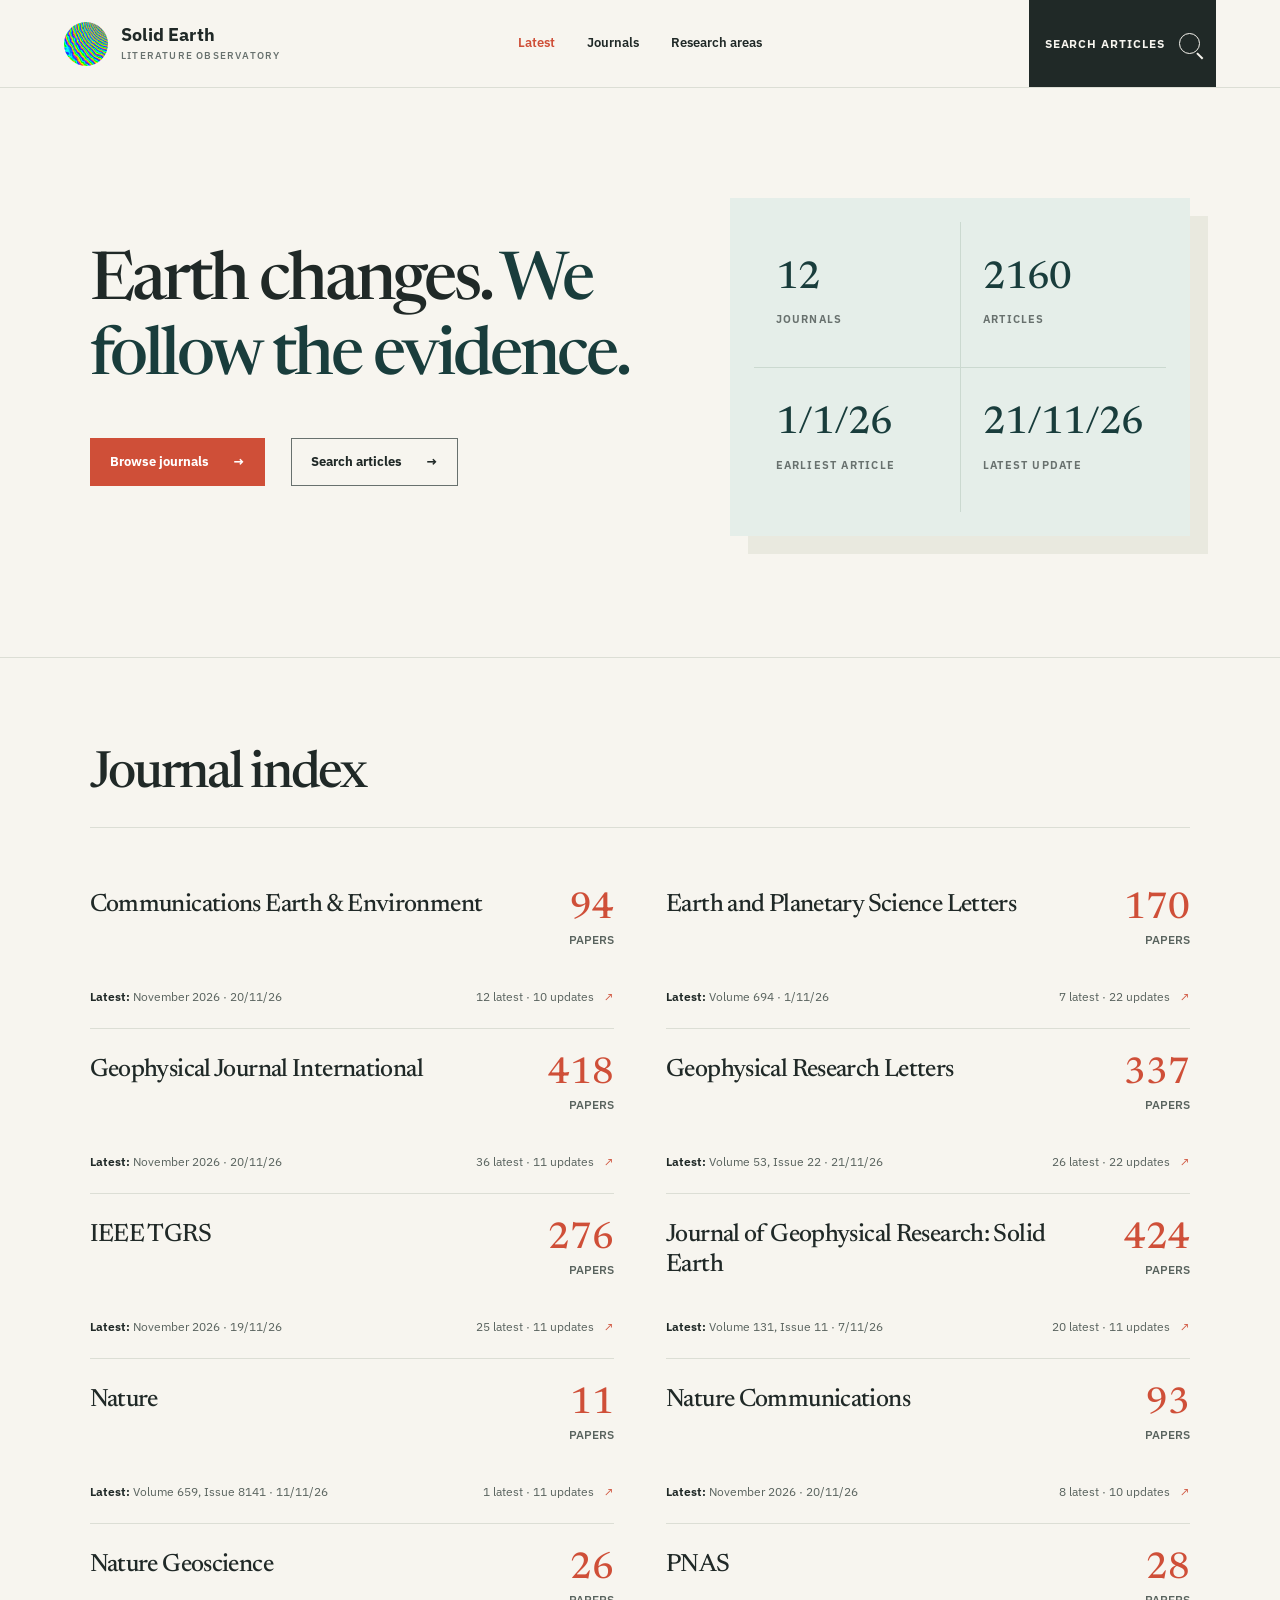
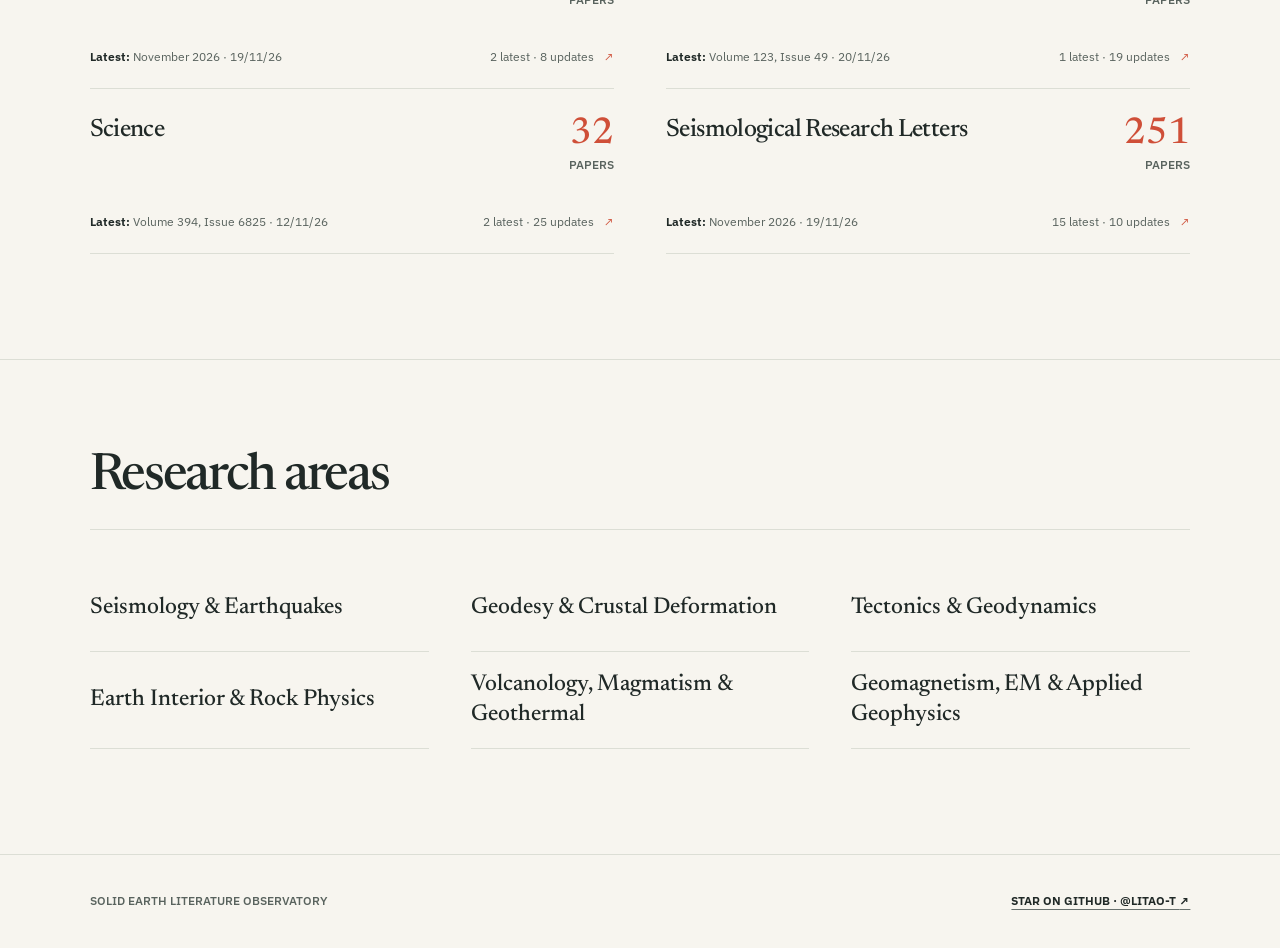
<file: index.html>
<!doctype html>
<html lang="en">
  <head>
    <meta charset="utf-8" />
    <meta name="viewport" content="width=device-width, initial-scale=1" />
    <meta name="description" content="A focused literature monitor for Solid Earth research across leading journals." />
    <title>Solid Earth Literature Observatory</title>
    <link rel="icon" type="image/png" href="assets/favicon.png" />
    <link rel="apple-touch-icon" href="assets/apple-touch-icon.png" />
    <link rel="preconnect" href="https://fonts.googleapis.com" />
    <link rel="preconnect" href="https://fonts.gstatic.com" crossorigin />
    <link href="https://fonts.googleapis.com/css2?family=IBM+Plex+Sans:wght@400;500;600;700&family=Newsreader:opsz,wght@6..72,400;6..72,500;6..72,600&display=swap" rel="stylesheet" />
    <link rel="stylesheet" href="assets/styles.css?v=20261029f" />
  </head>
  <body>
    <a class="skip-link" href="#main-content">Skip to content</a>

    <div class="site-shell">
      <header class="site-header">
        <a class="brand" href="#latest" data-route="#latest" aria-label="Solid Earth Literature Observatory home">
          <img class="brand-mark" src="assets/favicon.png" alt="" width="38" height="38" />
          <span class="brand-copy">
            <strong>Solid Earth</strong>
            <span>Literature Observatory</span>
          </span>
        </a>

        <nav class="primary-nav" aria-label="Primary navigation">
          <a href="#latest" data-route="#latest">Latest</a>
          <a href="#journals" data-route="#journals">Journals</a>
          <a href="#areas" data-route="#areas">Research areas</a>
        </nav>

        <a class="header-search" href="#search" data-route="#search" aria-label="Search articles">
          <span>Search articles</span>
          <i class="search-icon" aria-hidden="true"></i>
        </a>
      </header>

      <main id="main-content" tabindex="-1">
        <section id="home-view" class="view" aria-labelledby="home-title">
          <section class="hero">
            <div class="hero-copy">
              <h1 id="home-title">Earth changes. <span>We follow the evidence.</span></h1>
              <div class="hero-actions">
                <a class="action action-primary" href="#journals" data-route="#journals">Browse journals <span aria-hidden="true">→</span></a>
                <a class="action" href="#search" data-route="#search">Search articles <span aria-hidden="true">→</span></a>
              </div>
            </div>

            <dl class="hero-status" aria-label="Observatory status">
              <div><dt>Journals</dt><dd id="hero-journal-count">—</dd></div>
              <div><dt>Articles</dt><dd id="hero-article-count">—</dd></div>
              <div><dt>Earliest article</dt><dd id="hero-earliest-date">—</dd></div>
              <div><dt>Latest update</dt><dd id="hero-latest-date">—</dd></div>
            </dl>
          </section>

          <section id="journal-index" class="journal-section" aria-labelledby="journal-index-title">
            <div class="index-heading">
              <h2 id="journal-index-title">Journal index</h2>
            </div>
            <div id="journal-directory" class="journal-directory"></div>
          </section>

          <section id="research-areas" class="areas-section" aria-labelledby="areas-title">
            <div class="index-heading">
              <h2 id="areas-title">Research areas</h2>
            </div>
            <div id="home-area-grid" class="home-area-grid"></div>
          </section>
        </section>

        <section id="search-view" class="view search-view" aria-labelledby="search-title" hidden>
          <header class="view-header search-header">
            <div>
              <p class="overline">Article search / complete index</p>
              <h1 id="search-title">Find the research you need</h1>
            </div>
            <p>Search titles, authors, methods, regions, journals and Key Points.</p>
          </header>

          <div class="search-controls" aria-label="Article search controls">
            <label class="search-field" for="search-input">
              <span>Keyword</span>
              <span class="search-input-wrap">
                <i class="search-icon" aria-hidden="true"></i>
                <input id="search-input" type="search" autocomplete="off" placeholder="Try “slow earthquakes”, “InSAR”, or “Tibet”" />
              </span>
            </label>

            <div class="area-filter-block">
              <div class="filter-heading">
                <div><strong>Research areas</strong><span>Matches every selected area</span></div>
                <button id="search-reset" class="text-button" type="button">Reset search</button>
              </div>
              <div id="search-area-filters" class="area-filters" aria-label="Research area filters"></div>
            </div>
          </div>

          <section class="date-filter" aria-labelledby="date-filter-title">
            <div class="date-filter-heading">
              <div>
                <strong id="date-filter-title">Publication window</strong>
                <span id="date-filter-help">Drag either handle to select an inclusive article date range.</span>
              </div>
              <div class="date-filter-values">
                <label class="visually-hidden" for="search-date-from-input">Start date</label>
                <input id="search-date-from-input" type="date" aria-label="Start date" />
                <span aria-hidden="true">—</span>
                <label class="visually-hidden" for="search-date-to-input">End date</label>
                <input id="search-date-to-input" type="date" aria-label="End date" />
              </div>
            </div>
            <div id="date-range-control" class="date-range-control">
              <div class="date-range-track" aria-hidden="true"><span></span></div>
              <label class="visually-hidden" for="search-date-from">Start date</label>
              <input id="search-date-from" type="range" min="0" max="1" value="0" step="1" aria-describedby="date-filter-help" />
              <label class="visually-hidden" for="search-date-to">End date</label>
              <input id="search-date-to" type="range" min="0" max="1" value="1" step="1" aria-describedby="date-filter-help" />
            </div>
            <div id="date-range-ticks" class="date-range-ticks" aria-hidden="true"></div>
          </section>

          <div class="results-toolbar">
            <p id="search-summary" aria-live="polite"></p>
            <span>Newest first</span>
          </div>

          <div class="key-points-legend" role="note" aria-label="Key Points source legend">
            <strong>Key Points</strong>
            <span class="legend-item"><i class="legend-dot publisher" aria-hidden="true"></i>Publisher-provided · GRL and JGR: Solid Earth</span>
            <span class="legend-item"><i class="legend-dot ai" aria-hidden="true"></i>AI-generated from abstracts · other indexed articles</span>
          </div>

          <div id="search-results" class="article-list"></div>
          <div class="load-more-wrap">
            <button id="load-more" class="action" type="button" hidden>Load 24 more <span aria-hidden="true">↓</span></button>
          </div>
        </section>

        <section id="detail-view" class="view detail-view" aria-labelledby="detail-title" hidden>
          <header class="view-header detail-header">
            <div>
              <a id="detail-back" class="back-link" href="#journals" data-route="#journals">← All journals</a>
              <p id="detail-kicker" class="overline">Journal / latest batch</p>
              <h1 id="detail-title"></h1>
              <p id="detail-meta" class="detail-meta"></p>
            </div>
            <a id="detail-source" class="action" target="_blank" rel="noreferrer" hidden>Open issue page <span aria-hidden="true">↗</span></a>
          </header>

          <div class="detail-filter-panel">
            <div class="filter-heading">
              <div><strong>Filter this update</strong><span id="detail-filter-summary"></span></div>
              <button id="detail-clear-areas" class="text-button" type="button">Clear areas</button>
            </div>
            <div id="detail-area-filters" class="area-filters" aria-label="Research area filters for this update"></div>
          </div>

          <p id="detail-source-note" class="source-note"></p>
          <div id="detail-articles" class="article-list"></div>

          <section class="archive-section" aria-labelledby="archive-title">
            <div class="section-heading">
              <div><p class="overline">Journal archive</p><h2 id="archive-title">Recorded updates</h2></div>
              <p id="archive-summary" class="section-summary"></p>
            </div>
            <div id="archive-list" class="archive-list"></div>
          </section>
        </section>

        <section id="missing-view" class="view missing-view" aria-labelledby="missing-title" hidden>
          <p class="overline">Route not found</p>
          <h1 id="missing-title">This signal is outside the recorded range.</h1>
          <p>Return to the journal index or search the complete article collection.</p>
          <div class="hero-actions">
            <a class="action action-primary" href="#journals" data-route="#journals">Browse journals</a>
            <a class="action" href="#search" data-route="#search">Search articles</a>
          </div>
        </section>
      </main>

      <footer class="site-footer">
        <span>Solid Earth Literature Observatory</span>
        <a href="https://github.com/litao-t/article_monitor" target="_blank" rel="noreferrer">Star on GitHub · @litao-t <span aria-hidden="true">↗</span></a>
      </footer>
    </div>

    <dialog id="abstract-dialog" class="abstract-dialog" aria-labelledby="abstract-heading">
      <header class="abstract-dialog-header">
        <h2 id="abstract-heading">Abstract</h2>
        <button id="abstract-close" class="abstract-close" type="button" aria-label="Close abstract" autofocus>×</button>
      </header>
      <div class="abstract-dialog-content" tabindex="0" role="region" aria-labelledby="abstract-title">
        <h3 id="abstract-title"></h3>
        <div id="abstract-body" class="abstract-body"></div>
      </div>
      <footer class="abstract-dialog-footer">
        <button id="abstract-copy" class="action action-primary" type="button">Copy abstract</button>
        <p id="abstract-copy-status" class="abstract-copy-status" role="status"></p>
      </footer>
    </dialog>

    <script src="assets/data.js?v=20261001c"></script>
    <script src="assets/app.js?v=20261005a"></script>
  </body>
</html>
</file>
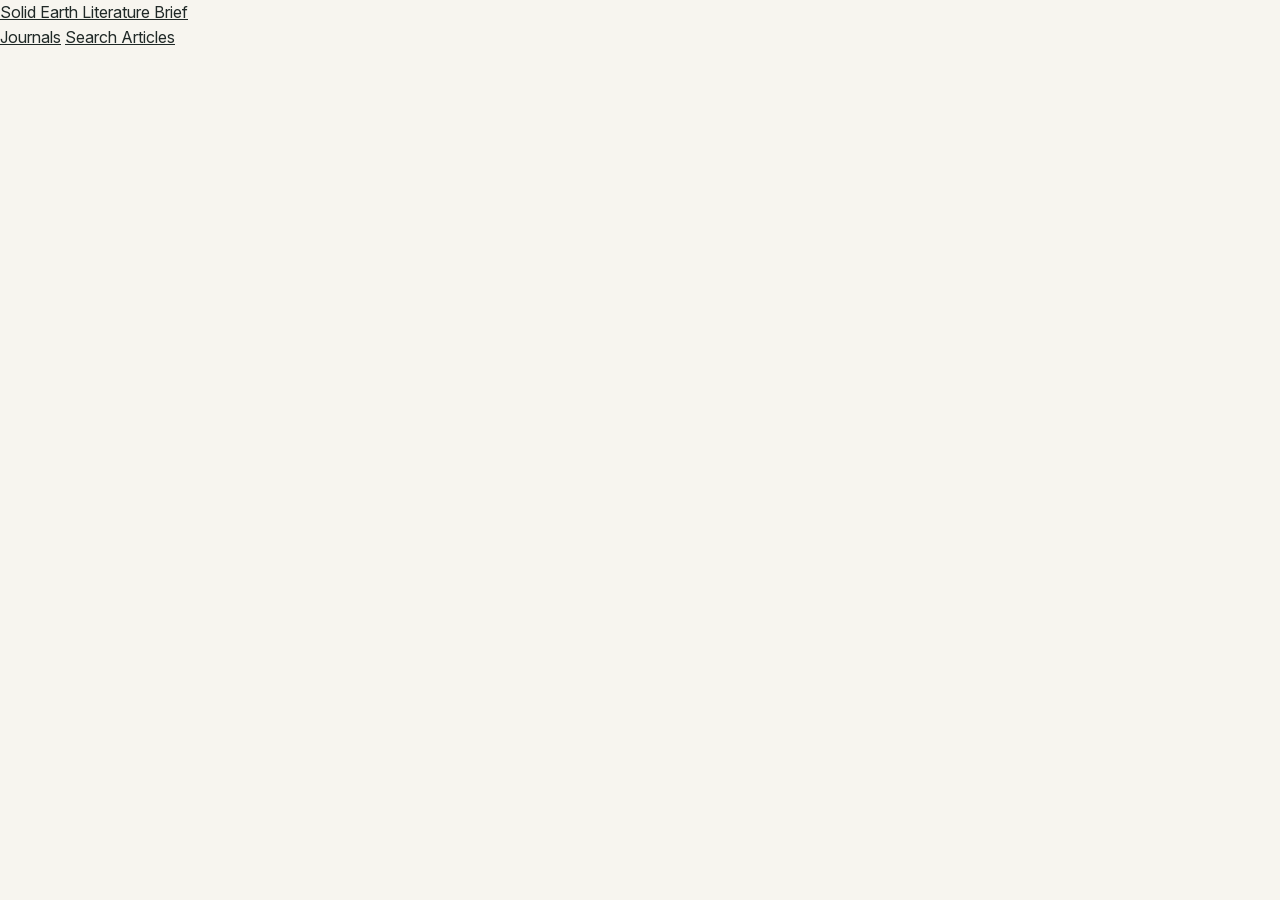
<file: report.html>
<!doctype html>
<html lang="en">
  <head>
    <meta charset="utf-8" />
    <meta name="viewport" content="width=device-width, initial-scale=1" />
    <title>Solid Earth Report Detail</title>
    <link rel="stylesheet" href="assets/styles.css" />
  </head>
  <body>
    <header class="topbar">
      <div class="topbar-inner">
        <a class="site-title" href="index.html">Solid Earth Literature Brief</a>
        <nav class="topbar-nav" aria-label="Report navigation">
          <a href="index.html#journals">Journals</a>
          <a href="index.html#search">Search Articles</a>
        </nav>
      </div>
    </header>

    <main>
      <section id="report-detail" class="detail-section detail-page" aria-labelledby="detail-title" hidden>
        <div class="detail-head">
          <div>
            <p id="detail-kicker" class="section-kicker">Journal</p>
            <h2 id="detail-title"></h2>
            <p id="detail-meta" class="meta-line"></p>
          </div>
          <div class="detail-actions">
            <a id="detail-source" class="article-link" target="_blank" rel="noreferrer" hidden>Issue Page</a>
            <a id="detail-back" class="article-link" href="index.html#journals">Back</a>
          </div>
        </div>

        <div id="detail-key-points-source" class="key-points-source-note" role="note"></div>
        <section class="detail-research-filter" aria-labelledby="detail-research-filter-title">
          <div class="filter-heading-row">
            <div>
              <h3 id="detail-research-filter-title" class="filter-label">Research areas</h3>
              <span id="detail-filter-count" class="filter-hint"></span>
            </div>
            <button id="detail-clear-areas" class="clear-filter-button" type="button" hidden>Clear areas</button>
          </div>
          <div id="detail-research-area-filters" class="research-area-filters" aria-label="Research area filters"></div>
        </section>
        <div id="detail-summary" class="summary-grid"></div>
        <div id="detail-list" class="article-list"></div>
        <section id="journal-archive" class="journal-archive" aria-labelledby="journal-archive-title">
          <div class="section-title-row">
            <div>
              <p class="section-kicker">Archive</p>
              <h2 id="journal-archive-title">Previous Updates</h2>
            </div>
            <span id="journal-archive-count" class="small-note"></span>
          </div>
          <div id="journal-archive-list" class="archive-list"></div>
        </section>
      </section>

      <section id="report-missing" class="detail-section detail-page" hidden>
        <div class="empty-state">Journal or report not found. Return to the journal directory and choose another publication.</div>
      </section>
    </main>

    <script src="assets/data.js"></script>
    <script src="assets/app.js"></script>
  </body>
</html>
</file>
<file: assets/styles.css>
@font-face {
  font-family: "Inter";
  src: url("fonts/inter-variable.woff2") format("woff2");
  font-style: normal;
  font-weight: 100 900;
  font-display: swap;
}

:root {
  color-scheme: light;
  --mineral: #e9e9df;
  --paper: #f7f5ef;
  --paper-deep: #fcfbf7;
  --basalt: #202927;
  --graphite: #59635e;
  --muted: #68716e;
  --fault: #cf4f38;
  --fault-dark: #a83f2e;
  --signal: #193d3c;
  --signal-soft: #e5eee9;
  --sulfur: #cf4f38;
  --line: #dcded5;
  --line-dark: #68716e;
  --display: "Newsreader", Georgia, serif;
  --body: "IBM Plex Sans", "Inter", ui-sans-serif, system-ui, sans-serif;
  --utility: "IBM Plex Sans", "Inter", ui-sans-serif, system-ui, sans-serif;
}

* {
  box-sizing: border-box;
}

html {
  scroll-behavior: smooth;
  scroll-padding-top: 100px;
}

body {
  margin: 0;
  background: var(--paper);
  color: var(--basalt);
  font-family: var(--body);
  line-height: 1.55;
  -webkit-font-smoothing: antialiased;
}

body,
button,
input {
  font-family: var(--body);
}

a {
  color: inherit;
}

button,
input {
  font-size: inherit;
}

button,
a {
  -webkit-tap-highlight-color: transparent;
}

[hidden] {
  display: none !important;
}

.visually-hidden {
  position: absolute;
  width: 1px;
  height: 1px;
  padding: 0;
  margin: -1px;
  overflow: hidden;
  clip: rect(0 0 0 0);
  white-space: nowrap;
  border: 0;
}

.skip-link {
  position: fixed;
  top: 10px;
  left: 10px;
  z-index: 1000;
  padding: 10px 14px;
  background: var(--basalt);
  color: var(--paper);
  transform: translateY(-160%);
}

.skip-link:focus {
  transform: translateY(0);
}

:focus-visible {
  outline: 3px solid var(--sulfur);
  outline-offset: 3px;
}

.site-shell {
  width: min(1440px, 100%);
  min-height: 100vh;
  margin: 0 auto;
  border-inline: 1px solid var(--line);
  background: var(--paper);
}

.site-header {
  position: sticky;
  top: 0;
  z-index: 100;
  display: grid;
  grid-template-columns: minmax(260px, 1fr) auto 210px;
  min-height: 74px;
  border-bottom: 1px solid var(--basalt);
  background: rgba(248, 250, 248, 0.96);
  backdrop-filter: blur(16px);
}

.brand {
  display: flex;
  align-items: center;
  gap: 15px;
  padding: 0 28px;
  border-right: 1px solid var(--line);
  text-decoration: none;
}

.brand-mark {
  display: block;
  flex: 0 0 auto;
  width: 38px;
  height: 38px;
  border: 1px solid var(--basalt);
  border-radius: 7px;
  object-fit: cover;
}

.brand-copy strong,
.brand-copy span {
  display: block;
}

.brand-copy strong {
  font-size: 16px;
  line-height: 1;
  letter-spacing: -0.02em;
}

.brand-copy span {
  margin-top: 6px;
  color: var(--graphite);
  font: 550 12px/1.2 var(--utility);
  letter-spacing: 0.08em;
  text-transform: uppercase;
}

.primary-nav {
  display: flex;
  align-items: stretch;
  justify-content: center;
}

.primary-nav a {
  display: grid;
  min-width: 126px;
  place-items: center;
  border-right: 1px solid var(--line);
  font-size: 14px;
  font-weight: 650;
  text-decoration: none;
}

.primary-nav a:first-child {
  border-left: 1px solid var(--line);
}

.primary-nav a:hover,
.primary-nav a[aria-current="page"] {
  background: var(--basalt);
  color: var(--paper);
}

.header-search {
  display: flex;
  align-items: center;
  justify-content: flex-end;
  gap: 14px;
  padding: 0 28px;
  font: 650 12px/1 var(--utility);
  letter-spacing: 0.08em;
  text-decoration: none;
  text-transform: uppercase;
}

.header-search:hover,
.header-search[aria-current="page"] {
  background: var(--signal-soft);
}

.search-icon {
  position: relative;
  display: inline-block;
  flex: 0 0 auto;
  width: 21px;
  height: 21px;
  border: 1.5px solid currentColor;
  border-radius: 50%;
}

.search-icon::after {
  position: absolute;
  right: -5px;
  bottom: -3px;
  width: 8px;
  height: 1.5px;
  background: currentColor;
  transform: rotate(45deg);
  content: "";
}

.view {
  min-height: 640px;
}

.hero {
  position: relative;
  display: grid;
  grid-template-columns: 1fr;
  gap: 48px;
  min-height: 390px;
  align-items: end;
  padding: 68px 48px 54px;
}

.hero-copy {
  max-width: none;
}

.overline {
  color: var(--fault);
  font: 700 12px/1.3 var(--utility);
  letter-spacing: 0.1em;
  text-transform: uppercase;
}

.hero h1,
.view-header h1,
.missing-view h1 {
  margin: 22px 0 20px;
  font: 760 clamp(48px, 4.4vw, 60px)/1 var(--display);
  letter-spacing: -0.045em;
}

.hero h1 {
  margin-top: 0;
}

.hero h1 span {
  display: inline;
  color: var(--signal);
}

.hero-actions {
  display: flex;
  flex-wrap: wrap;
  gap: 10px;
  margin-top: 30px;
}

.action {
  display: inline-flex;
  min-height: 46px;
  align-items: center;
  justify-content: space-between;
  gap: 24px;
  padding: 0 18px;
  border: 1px solid var(--basalt);
  border-radius: 0;
  background: transparent;
  color: var(--basalt);
  font-size: 13px;
  font-weight: 750;
  text-decoration: none;
  cursor: pointer;
}

.action:hover {
  background: var(--basalt);
  color: var(--paper);
}

.action-primary {
  border-color: var(--fault);
  background: var(--fault);
  color: #ffffff;
}

.action-primary:hover {
  border-color: var(--fault-dark);
  background: var(--fault-dark);
}

.hero-status {
  display: grid;
  grid-template-columns: repeat(4, minmax(0, 1fr));
  min-width: 0;
  margin: 0;
}

.hero-status div {
  display: grid;
  min-height: 82px;
  align-content: end;
  padding: 4px 22px 2px;
}

.hero-status div + div {
  border-left: 1px solid var(--line);
}

.hero-status dt {
  grid-row: 2;
  margin-top: 11px;
  color: var(--graphite);
  font-size: 12px;
  font-weight: 650;
  letter-spacing: 0.07em;
  text-transform: uppercase;
}

.hero-status dd {
  grid-row: 1;
  margin: 0;
  color: var(--basalt);
  font-size: clamp(20px, 2vw, 28px);
  font-weight: 720;
  letter-spacing: -0.025em;
  line-height: 1;
}

.journal-section,
.search-view,
.detail-view,
.missing-view {
  padding: 44px 48px 54px;
}

.journal-section {
  position: relative;
}

.journal-section::before {
  position: absolute;
  top: 0;
  right: 48px;
  left: 48px;
  height: 5px;
  background: linear-gradient(
    90deg,
    var(--signal) 0 62%,
    var(--fault) 62% 77%,
    var(--line) 77% 100%
  );
  content: "";
}

#journal-index,
#research-areas {
  scroll-margin-top: 112px;
}

.section-heading,
.view-header {
  display: flex;
  align-items: end;
  justify-content: space-between;
  gap: 32px;
}

.section-heading {
  margin-bottom: 26px;
}

.index-heading {
  display: flex;
  align-items: center;
  gap: 22px;
  margin-bottom: 28px;
}

.index-heading h2 {
  flex: 0 0 auto;
  margin: 0;
  color: var(--fault);
  font: 760 clamp(20px, 1.8vw, 24px)/1 var(--display);
  letter-spacing: -0.015em;
  text-transform: uppercase;
}

.section-heading h2 {
  max-width: 760px;
  margin: 8px 0 0;
  font: 740 clamp(32px, 3.8vw, 44px)/1.02 var(--display);
  letter-spacing: -0.035em;
}

.section-summary,
.section-heading > p,
.view-header > p {
  max-width: 360px;
  margin: 0;
  color: var(--graphite);
  font: 450 13px/1.6 var(--utility);
}

.search-header > p {
  max-width: none;
  white-space: nowrap;
}

.journal-directory {
  display: grid;
  grid-template-columns: repeat(2, minmax(0, 1fr));
  column-gap: 42px;
}

.journal-entry {
  position: relative;
  display: grid;
  min-width: 0;
  min-height: 142px;
  align-content: space-between;
  padding: 22px 0 19px;
  border-bottom: 1px solid var(--line);
  color: inherit;
  text-decoration: none;
  transition: border-color 160ms ease, color 160ms ease;
}

.journal-entry:hover {
  border-color: var(--fault);
  color: var(--signal);
}

.journal-entry-heading {
  display: flex;
  align-items: start;
  justify-content: space-between;
  gap: 20px;
}

.journal-entry h3 {
  max-width: 460px;
  margin: 0;
  font-size: 17px;
  line-height: 1.28;
}

.journal-count {
  flex: 0 0 auto;
  color: var(--basalt);
  font: 720 25px/1 var(--display);
  text-align: right;
}

.journal-count small {
  display: block;
  margin-top: 6px;
  color: var(--graphite);
  font: 550 12px/1 var(--utility);
  text-transform: uppercase;
}

.journal-entry-footer {
  display: grid;
  grid-template-columns: minmax(0, 1fr) auto;
  align-items: end;
  gap: 20px;
  margin-top: 26px;
  color: var(--graphite);
  font-size: 12px;
  line-height: 1.4;
}

.journal-entry-footer b {
  color: var(--basalt);
  font-weight: 650;
}

.journal-entry-record {
  white-space: nowrap;
  text-align: right;
}

.journal-entry-record i {
  display: inline-block;
  margin-left: 10px;
  color: var(--fault);
  font-style: normal;
  transition: transform 160ms ease;
}

.journal-entry:hover .journal-entry-record i {
  transform: translate(2px, -2px);
}

.areas-section {
  padding: 42px 48px 52px;
  background: var(--paper);
  color: var(--basalt);
}

.home-area-grid {
  display: grid;
  grid-template-columns: repeat(3, minmax(0, 1fr));
  column-gap: 28px;
}

.home-area {
  min-height: 74px;
  padding: 18px 0;
  border: 0;
  border-bottom: 1px solid var(--line);
  background: transparent;
  color: var(--basalt);
  text-align: left;
  cursor: pointer;
}

.home-area:hover {
  background: transparent;
  color: var(--signal);
}

.home-area strong {
  font-size: 15px;
  line-height: 1.35;
}

.view-header {
  padding-bottom: 28px;
  border-bottom: 1px solid var(--basalt);
}

.search-header {
  position: relative;
  border-bottom: 0;
}

.search-header::after {
  position: absolute;
  right: 0;
  bottom: 0;
  left: 0;
  height: 5px;
  background: linear-gradient(
    90deg,
    var(--signal) 0 62%,
    var(--fault) 62% 77%,
    var(--line) 77% 100%
  );
  content: "";
}

.view-header h1,
.missing-view h1 {
  max-width: 900px;
  margin: 12px 0 0;
  font-size: clamp(42px, 5vw, 56px);
}

.search-controls {
  display: grid;
  grid-template-columns: minmax(280px, 0.72fr) minmax(0, 1.28fr);
  gap: 32px;
  padding: 28px 0 22px;
}

.search-field {
  display: grid;
  gap: 10px;
  align-content: start;
  color: var(--graphite);
  font: 650 12px/1 var(--utility);
  letter-spacing: 0.08em;
  text-transform: uppercase;
}

.search-input-wrap {
  display: flex;
  min-height: 54px;
  align-items: center;
  gap: 16px;
  padding: 0 18px;
  border: 1px solid var(--basalt);
  background: var(--paper);
  color: var(--graphite);
}

.search-input-wrap .search-icon {
  width: 17px;
  height: 17px;
}

.search-input-wrap input {
  width: 100%;
  border: 0;
  outline: 0;
  background: transparent;
  color: var(--basalt);
  font-size: 16px;
}

.search-input-wrap:focus-within {
  box-shadow: 0 0 0 3px var(--sulfur);
}

.filter-heading {
  display: flex;
  align-items: start;
  justify-content: space-between;
  gap: 20px;
  margin-bottom: 14px;
}

.filter-heading strong,
.filter-heading span {
  display: block;
}

.filter-heading strong {
  font-size: 14px;
}

.filter-heading span {
  margin-top: 4px;
  color: var(--graphite);
  font: 450 12px/1.45 var(--utility);
}

.text-button {
  padding: 4px 0;
  border: 0;
  background: transparent;
  color: var(--signal);
  font: 650 12px/1 var(--utility);
  cursor: pointer;
}

.text-button:hover {
  color: var(--fault);
}

.area-filters {
  display: flex;
  flex-wrap: wrap;
  gap: 8px;
}

.area-filter {
  min-height: 42px;
  padding: 9px 12px;
  border: 1px solid var(--line);
  border-radius: 0;
  background: transparent;
  color: var(--basalt);
  font-size: 13px;
  font-weight: 700;
  cursor: pointer;
}

.area-filter:hover {
  border-color: var(--signal);
  color: var(--signal);
}

.area-filter[aria-pressed="true"] {
  border-color: var(--basalt);
  background: var(--basalt);
  color: var(--paper);
}

.date-filter {
  padding: 18px 0 12px;
}

.date-filter-heading {
  display: flex;
  align-items: end;
  justify-content: space-between;
  gap: 28px;
}

.date-filter-heading strong,
.date-filter-heading > div > span {
  display: block;
}

.date-filter-heading strong {
  font-size: 14px;
}

.date-filter-heading > div > span {
  margin-top: 4px;
  color: var(--graphite);
  font: 450 12px/1.45 var(--utility);
}

.date-filter-values {
  display: flex;
  flex: 0 0 auto;
  align-items: center;
  gap: 10px;
  color: var(--graphite);
  font: 650 13px/1 var(--utility);
}

.date-filter-values input[type="date"] {
  min-width: 100px;
  padding: 7px 9px;
  border: 1px solid var(--line);
  border-radius: 0;
  background: var(--paper);
  color: var(--basalt);
  font: 650 13px/1 var(--utility);
}

.date-filter-values input[type="date"]:focus-visible {
  outline: 2px solid var(--sulfur);
  outline-offset: 2px;
}

.date-range-control {
  --range-start: 0%;
  --range-end: 100%;
  position: relative;
  height: 42px;
  margin: 11px 8px 0;
}

.date-range-track {
  position: absolute;
  top: 20px;
  right: 0;
  left: 0;
  height: 2px;
  background: var(--line);
}

.date-range-track span {
  position: absolute;
  top: -1px;
  right: calc(100% - var(--range-end));
  left: var(--range-start);
  height: 4px;
  background: var(--signal);
}

.date-range-control input[type="range"] {
  position: absolute;
  inset: 0;
  z-index: 2;
  width: 100%;
  height: 42px;
  padding: 0;
  margin: 0;
  appearance: none;
  background: transparent;
  pointer-events: none;
}

.date-range-control input[type="range"]:last-of-type {
  z-index: 3;
}

.date-range-control input[type="range"]::-webkit-slider-runnable-track {
  height: 2px;
  background: transparent;
}

.date-range-control input[type="range"]::-webkit-slider-thumb {
  width: 18px;
  height: 18px;
  margin-top: -8px;
  appearance: none;
  border: 3px solid var(--paper);
  border-radius: 50%;
  background: var(--basalt);
  box-shadow: 0 0 0 1px var(--basalt);
  cursor: grab;
  pointer-events: auto;
}

.date-range-control input[type="range"]::-moz-range-track {
  height: 2px;
  background: transparent;
}

.date-range-control input[type="range"]::-moz-range-thumb {
  width: 12px;
  height: 12px;
  border: 3px solid var(--paper);
  border-radius: 50%;
  background: var(--basalt);
  box-shadow: 0 0 0 1px var(--basalt);
  cursor: grab;
  pointer-events: auto;
}

.date-range-control input[type="range"]:focus-visible {
  outline: 0;
}

.date-range-control input[type="range"]:focus-visible::-webkit-slider-thumb {
  box-shadow: 0 0 0 1px var(--basalt), 0 0 0 4px var(--sulfur);
}

.date-range-control input[type="range"]:focus-visible::-moz-range-thumb {
  box-shadow: 0 0 0 1px var(--basalt), 0 0 0 4px var(--sulfur);
}

.date-range-ticks {
  position: relative;
  height: 18px;
  margin: -2px 8px 0;
  color: var(--muted);
  font: 550 12px/1 var(--utility);
}

.date-range-ticks span {
  position: absolute;
  top: 0;
  transform: translateX(-50%);
  white-space: nowrap;
}

.date-range-ticks span:first-child {
  transform: none;
}

.key-points-legend {
  display: flex;
  flex-wrap: wrap;
  align-items: center;
  gap: 10px 24px;
  padding: 15px 0 8px;
  color: var(--graphite);
  font-size: 13px;
  line-height: 1.45;
}

.key-points-legend > strong {
  color: var(--basalt);
  font-size: 13px;
}

.legend-item {
  display: inline-flex;
  align-items: center;
  gap: 8px;
}

.legend-dot {
  width: 8px;
  height: 8px;
  flex: 0 0 auto;
  border-radius: 50%;
  background: var(--fault);
}

.legend-dot.publisher {
  background: var(--signal);
}

.legend-dot.ai {
  background: var(--fault);
}

.results-toolbar {
  display: flex;
  justify-content: space-between;
  gap: 24px;
  align-items: center;
  padding: 12px 0 8px;
  border-bottom: 2px solid var(--basalt);
  color: var(--graphite);
  font: 550 12px/1.4 var(--utility);
  text-transform: uppercase;
}

.results-toolbar p {
  margin: 0;
}

.article-list {
  display: grid;
}

.article-card {
  position: relative;
  display: grid;
  grid-template-columns: minmax(0, 1fr);
  gap: 30px;
  padding: 26px 0;
  border-bottom: 1px solid var(--line);
}

.article-card.has-action {
  grid-template-columns: minmax(0, 1fr) 126px;
}

.article-card:hover::before {
  position: absolute;
  inset: 0 auto 0 -18px;
  width: 3px;
  background: var(--signal);
  content: "";
}

.article-topline {
  display: flex;
  flex-wrap: wrap;
  gap: 7px 10px;
  align-items: center;
  margin-bottom: 11px;
}

.article-tag,
.source-badge {
  display: inline-flex;
  align-items: center;
  min-height: 24px;
  padding: 3px 7px;
  background: var(--mineral);
  color: var(--graphite);
  font: 600 12px/1.2 var(--utility);
}

.article-tag.region {
  background: var(--signal-soft);
  color: var(--signal);
}

.article-tag.journal {
  background: var(--basalt);
  color: var(--paper);
}

.source-badge {
  margin-left: auto;
  background: transparent;
}

.source-badge::before {
  width: 7px;
  height: 7px;
  margin-right: 7px;
  border-radius: 50%;
  background: var(--fault);
  content: "";
}

.source-badge.publisher::before {
  background: var(--signal);
}

.article-card h2,
.article-card h3 {
  max-width: 960px;
  margin: 0;
  font-size: clamp(20px, 1.8vw, 24px);
  line-height: 1.22;
  letter-spacing: -0.02em;
}

.article-title-link {
  text-decoration-color: var(--line);
  text-decoration-thickness: 1px;
  text-underline-offset: 5px;
}

.article-title-link:hover {
  color: var(--signal);
  text-decoration-color: currentColor;
}

.article-authors {
  margin: 10px 0 0;
  color: var(--graphite);
  font-size: 14px;
  line-height: 1.55;
}

.key-points {
  display: grid;
  gap: 7px;
  margin: 16px 0 0;
  padding-left: 20px;
  font-size: 15px;
  line-height: 1.55;
}

.key-points li::marker {
  color: var(--fault);
}

.key-points.publisher li::marker {
  color: var(--signal);
}

.article-method {
  margin-top: 16px;
  padding-top: 12px;
  border-top: 1px solid var(--line);
  color: var(--graphite);
  font: 500 12px/1.55 var(--utility);
}

.article-actions {
  display: grid;
  gap: 8px;
  align-content: start;
}

.article-actions a,
.article-actions button {
  display: flex;
  min-height: 38px;
  align-items: center;
  justify-content: space-between;
  gap: 12px;
  padding: 0 10px;
  border: 0;
  border-bottom: 2px solid var(--basalt);
  border-radius: 0;
  background: transparent;
  color: inherit;
  font: 650 12px/1 var(--utility);
  text-decoration: none;
  text-transform: uppercase;
  cursor: pointer;
}

.article-actions a:hover,
.article-actions button:hover {
  border-color: var(--fault);
  color: var(--fault);
}

body.abstract-open {
  overflow: hidden;
}

.abstract-dialog {
  width: min(640px, calc(100% - 32px));
  max-height: 85vh;
  max-height: 85dvh;
  padding: 0;
  border: 1px solid var(--line-dark);
  background: var(--paper);
  color: var(--basalt);
  box-shadow: 0 24px 80px rgba(23, 35, 31, 0.22);
  overflow: hidden;
}

.abstract-dialog[open] {
  display: flex;
  flex-direction: column;
}

.abstract-dialog::backdrop {
  background: rgba(23, 35, 31, 0.45);
}

.abstract-dialog-header,
.abstract-dialog-footer {
  display: flex;
  flex: 0 0 auto;
  align-items: center;
  gap: 16px;
  padding: 16px 24px;
}

.abstract-dialog-header {
  justify-content: space-between;
  border-bottom: 1px solid var(--line);
}

.abstract-dialog-header h2 {
  margin: 0;
  color: var(--signal);
  font: 700 13px/1.4 var(--utility);
  letter-spacing: 0.08em;
  text-transform: uppercase;
}

.abstract-close {
  display: grid;
  width: 40px;
  height: 40px;
  padding: 0;
  place-items: center;
  border: 1px solid var(--line);
  background: transparent;
  color: var(--basalt);
  font-size: 26px;
  cursor: pointer;
}

.abstract-close:hover {
  border-color: var(--fault);
  color: var(--fault);
}

.abstract-dialog-content {
  min-height: 0;
  padding: 24px;
  overflow-y: auto;
  overscroll-behavior: contain;
  overflow-wrap: anywhere;
}

.abstract-dialog-content:focus-visible {
  outline-offset: -3px;
}

.abstract-dialog-content h3 {
  margin: 0 0 18px;
  font: 650 20px/1.4 var(--display);
}

.abstract-body {
  color: var(--graphite);
  font-size: 15px;
  line-height: 1.75;
  white-space: pre-wrap;
  user-select: text;
}

.abstract-dialog-footer {
  flex-wrap: wrap;
  border-top: 1px solid var(--line);
}

.abstract-copy-status {
  flex: 1 1 180px;
  margin: 0;
  color: var(--graphite);
  font: 500 12px/1.5 var(--utility);
}

.abstract-copy-status:empty {
  display: none;
}

.empty-state {
  padding: 38px 0;
  border-bottom: 1px solid var(--line);
  color: var(--graphite);
}

.load-more-wrap {
  display: flex;
  justify-content: center;
  padding-top: 28px;
}

.detail-header {
  align-items: start;
}

.detail-header > div {
  min-width: 0;
}

.back-link {
  display: inline-block;
  margin-bottom: 26px;
  color: var(--signal);
  font: 650 12px/1 var(--utility);
  text-decoration: none;
  text-transform: uppercase;
}

.detail-meta {
  margin: 16px 0 0;
  color: var(--graphite);
  font-size: 15px;
}

.detail-filter-panel {
  padding: 24px 0;
  border-bottom: 1px solid var(--line);
}

.source-note {
  width: fit-content;
  margin: 20px 0 4px;
  padding: 9px 11px;
  background: var(--mineral);
  color: var(--graphite);
  font: 500 12px/1.5 var(--utility);
}

.archive-section {
  margin-top: 48px;
  padding-top: 36px;
  border-top: 1px solid var(--basalt);
}

.archive-list {
  border-top: 2px solid var(--basalt);
}

.archive-item {
  display: grid;
  grid-template-columns: minmax(0, 1fr) auto;
  gap: 24px;
  align-items: center;
  min-height: 78px;
  padding: 15px 0;
  border-bottom: 1px solid var(--line);
  text-decoration: none;
}

.archive-item:hover {
  color: var(--signal);
}

.archive-item[aria-current="page"] {
  padding-inline: 18px;
  background: var(--signal-soft);
  box-shadow: inset 4px 0 0 var(--signal);
}

.archive-item[aria-current="page"] h3 {
  font-weight: 750;
}

.archive-item[aria-current="page"] > span {
  color: var(--signal);
}

.archive-item h3 {
  margin: 0;
  font-size: 16px;
}

.archive-item p {
  margin: 6px 0 0;
  color: var(--graphite);
  font: 450 12px/1.45 var(--utility);
}

.archive-item > span {
  font: 650 12px/1 var(--utility);
  text-transform: uppercase;
}

.missing-view {
  display: grid;
  min-height: 650px;
  align-content: center;
}

.missing-view > p:not(.overline) {
  max-width: 560px;
  margin: 0;
  color: var(--graphite);
}

.site-footer {
  display: flex;
  justify-content: space-between;
  gap: 24px;
  min-height: 70px;
  align-items: center;
  padding: 18px 34px;
  border-top: 1px solid var(--basalt);
  background: var(--mineral);
  color: var(--graphite);
  font: 550 12px/1.4 var(--utility);
  text-transform: uppercase;
}

.site-footer a {
  color: var(--basalt);
  font-weight: 650;
  text-decoration-color: var(--line-dark);
  text-underline-offset: 4px;
}

.site-footer a:hover {
  color: var(--signal);
  text-decoration-color: currentColor;
}

@media (min-width: 1100px) {
  .hero h1 {
    white-space: nowrap;
  }
}

@media (max-width: 1080px) {
  .site-header {
    grid-template-columns: 260px 1fr 180px;
  }

  .primary-nav a {
    min-width: 108px;
  }

}

@media (max-width: 900px) {
  .site-header {
    grid-template-columns: 220px 1fr 160px;
  }

  .primary-nav a {
    min-width: 88px;
    font-size: 12px;
  }

  .brand {
    padding-inline: 18px;
  }

  .hero {
    grid-template-columns: 1fr;
    gap: 42px;
    padding-block: 54px 46px;
  }

  .hero-status {
    width: min(100%, 620px);
    grid-template-columns: repeat(2, minmax(0, 1fr));
  }

  .hero-status div + div {
    border-left: 0;
  }

  .hero-status div:nth-child(even) {
    border-left: 1px solid var(--line);
  }

  .hero-status div:nth-child(n + 3) {
    padding-top: 18px;
    border-top: 1px solid var(--line);
  }

  .journal-directory {
    grid-template-columns: 1fr;
  }

  .search-controls {
    grid-template-columns: 1fr;
  }

  .section-heading,
  .view-header {
    align-items: start;
    flex-direction: column;
  }

  .detail-header > .action {
    width: 100%;
  }
}

@media (max-width: 600px) {
  body {
    background: var(--paper);
  }

  .site-shell {
    border-inline: 0;
  }

  .site-header {
    grid-template-columns: 1fr auto;
    min-height: 74px;
  }

  .primary-nav {
    display: none;
  }

  .brand {
    padding: 0 18px;
    border-right: 0;
  }

  .brand-copy strong {
    font-size: 15px;
  }

  .brand-copy span {
    font-size: 12px;
  }

  .header-search {
    padding: 0 22px;
  }

  .header-search span {
    display: none;
  }

  .hero {
    min-height: 0;
    padding: 44px 22px 36px;
  }

  .hero h1 {
    font-size: clamp(42px, 12vw, 48px);
  }

  .hero-actions {
    display: grid;
  }

  .hero-status div {
    min-height: 88px;
    padding: 15px;
  }

  .journal-section,
  .search-view,
  .detail-view,
  .missing-view,
  .areas-section {
    padding: 34px 22px 40px;
  }

  .journal-section::before {
    right: 22px;
    left: 22px;
  }

  .index-heading {
    gap: 16px;
    margin-bottom: 22px;
  }

  .index-heading h2 {
    font-size: 20px;
  }

  .section-heading h2 {
    font-size: 32px;
  }

  .journal-entry {
    min-height: 136px;
    padding: 20px 0 18px;
  }

  .journal-entry-footer {
    grid-template-columns: 1fr;
    gap: 7px;
    margin-top: 22px;
  }

  .journal-entry-record {
    text-align: left;
  }

  .home-area-grid {
    grid-template-columns: 1fr;
    column-gap: 0;
  }

  .home-area {
    min-height: 68px;
  }

  .view-header h1,
  .missing-view h1 {
    font-size: 42px;
  }

  .article-card,
  .article-card.has-action {
    grid-template-columns: 1fr;
    gap: 18px;
  }

  .source-badge {
    width: 100%;
    margin-left: 0;
  }

  .article-actions {
    grid-template-columns: 1fr;
  }

  .filter-heading {
    align-items: start;
  }

  .date-filter-heading {
    align-items: flex-start;
    flex-direction: column;
    gap: 12px;
  }

  .date-filter-values {
    width: 100%;
    justify-content: space-between;
  }

  .key-points-legend {
    display: grid;
    gap: 10px;
  }

  .area-filter {
    flex: 1 1 190px;
    text-align: left;
  }

  .results-toolbar {
    align-items: start;
    flex-direction: column;
    gap: 6px;
  }

  .site-footer {
    align-items: start;
    flex-direction: column;
    padding-inline: 22px;
  }
}

@media (prefers-reduced-motion: reduce) {
  html {
    scroll-behavior: auto;
  }

  *,
  *::before,
  *::after {
    transition-duration: 0.01ms !important;
    animation-duration: 0.01ms !important;
    animation-iteration-count: 1 !important;
  }
}

/* Reading-notes visual language: warm paper, editorial type, and quiet rules. */
.site-shell {
  width: min(1480px, 100%);
  border-inline: 0;
}

.site-header {
  grid-template-columns: minmax(250px, 1fr) auto minmax(165px, 1fr);
  min-height: 88px;
  border-bottom-color: var(--line);
  background: rgba(247, 245, 239, 0.96);
  backdrop-filter: blur(10px);
}

.brand {
  gap: 13px;
  padding-inline: max(28px, 5vw);
  border-right: 0;
}

.brand-mark {
  width: 44px;
  height: 44px;
  border: 0;
  border-radius: 50%;
}

.brand-copy strong {
  font-size: 18px;
  letter-spacing: 0.01em;
}

.brand-copy span {
  color: var(--muted);
  font-size: 10px;
  letter-spacing: 0.12em;
}

.primary-nav {
  gap: 32px;
}

.primary-nav a {
  min-width: auto;
  border: 0 !important;
  font-size: 13px;
  font-weight: 600;
}

.primary-nav a:hover,
.primary-nav a[aria-current="page"] {
  background: transparent;
  color: var(--fault);
}

.header-search {
  justify-self: end;
  margin-right: max(28px, 5vw);
  padding: 13px 16px;
  background: var(--basalt);
  color: var(--paper);
  font-size: 12px;
}

.header-search:hover,
.header-search[aria-current="page"] {
  background: var(--signal);
  color: var(--paper);
}

.hero {
  grid-template-columns: minmax(0, 1.1fr) minmax(350px, 0.9fr);
  gap: clamp(44px, 6vw, 100px);
  min-height: 570px;
  align-items: center;
  padding: 70px max(48px, 7vw) 82px;
  border-bottom: 1px solid var(--line);
}

.hero-copy {
  max-width: 710px;
}

.hero h1,
.view-header h1,
.missing-view h1 {
  font-weight: 500;
  letter-spacing: -0.045em;
  line-height: 1.12;
}

.hero h1 {
  margin: 0;
  font-size: clamp(54px, 5.2vw, 82px);
  white-space: normal;
}

.hero h1 span {
  color: var(--signal);
}

.hero-actions {
  gap: 26px;
  margin-top: 42px;
}

.action {
  min-height: 48px;
  padding-inline: 19px;
  border-color: var(--line-dark);
  font-weight: 700;
  transition: transform 180ms ease, background-color 180ms ease, color 180ms ease;
}

.action:hover {
  transform: translateY(-2px);
}

.action-primary {
  border-color: var(--fault);
}

.hero-status {
  width: 100%;
  grid-template-columns: repeat(2, minmax(0, 1fr));
  padding: 24px;
  background: var(--signal-soft);
  box-shadow: 18px 18px 0 var(--mineral);
}

.hero-status div {
  min-height: 145px;
  align-content: center;
  padding: 20px 22px;
}

.hero-status div + div {
  border-left: 0;
}

.hero-status div:nth-child(even) {
  border-left: 1px solid #cbd9d0;
}

.hero-status div:nth-child(n + 3) {
  border-top: 1px solid #cbd9d0;
}

.hero-status dt {
  margin-top: 13px;
  color: var(--muted);
  font-size: 11px;
  letter-spacing: 0.11em;
}

.hero-status dd {
  color: var(--signal);
  font: 500 clamp(30px, 3vw, 46px)/1 var(--display);
}

.journal-section,
.areas-section,
.search-view,
.detail-view,
.missing-view {
  padding-inline: max(28px, 7vw);
}

.journal-section,
.areas-section {
  padding-block: 88px 105px;
}

.journal-section::before,
.search-header::after {
  display: none;
}

.index-heading {
  margin-bottom: 36px;
  padding-bottom: 22px;
  border-bottom: 1px solid var(--line);
}

.index-heading h2,
.section-heading h2 {
  color: var(--basalt);
  font: 500 clamp(38px, 4vw, 58px)/1.15 var(--display);
  letter-spacing: -0.045em;
  text-transform: none;
}

.journal-directory {
  column-gap: 52px;
}

.journal-entry {
  min-height: 165px;
  padding-block: 27px 22px;
}

.journal-entry h3 {
  font: 500 25px/1.2 var(--display);
  letter-spacing: -0.025em;
}

.journal-count {
  color: var(--fault);
  font: 500 37px/1 var(--display);
}

.journal-entry-footer {
  margin-top: 34px;
}

.areas-section {
  border-top: 1px solid var(--line);
}

.home-area-grid {
  column-gap: 42px;
}

.home-area {
  min-height: 86px;
}

.home-area strong {
  font: 500 23px/1.3 var(--display);
}

.search-view,
.detail-view {
  padding-block: 80px 100px;
}

.view-header {
  border-bottom-color: var(--line);
}

.view-header h1,
.missing-view h1 {
  max-width: 850px;
  font-size: clamp(48px, 5vw, 72px);
}

.overline {
  color: var(--fault);
  font-size: 11px;
  letter-spacing: 0.16em;
}

.search-input-wrap {
  border-color: var(--line);
  background: var(--paper-deep);
}

.results-toolbar,
.archive-list {
  border-color: var(--basalt);
}

.article-card {
  gap: 42px;
  margin-top: 22px;
  padding: 28px 30px;
  border: 1px solid var(--line);
  background: var(--paper-deep);
  transition: transform 180ms ease, box-shadow 180ms ease;
}

.article-card:hover {
  transform: translateY(-3px);
  box-shadow: 0 14px 30px rgba(32, 41, 39, 0.08);
}

.article-card:hover::before {
  display: none;
}

.article-card h2,
.article-card h3 {
  font: 500 clamp(25px, 2.4vw, 34px)/1.22 var(--display);
  letter-spacing: -0.025em;
}

.article-tag,
.source-badge {
  background: var(--mineral);
}

.article-tag.journal {
  background: var(--signal);
}

.article-actions a,
.article-actions button {
  border-bottom-width: 1px;
}

.archive-section {
  border-top-color: var(--line);
}

.archive-item h3 {
  font: 500 24px/1.25 var(--display);
}

.site-footer {
  min-height: 94px;
  padding-inline: max(28px, 7vw);
  border-top-color: var(--line);
  background: var(--paper);
}

@media (max-width: 1080px) {
  .site-header {
    grid-template-columns: minmax(200px, 1fr) auto minmax(135px, 1fr);
  }

  .primary-nav {
    gap: 18px;
  }

  .hero {
    grid-template-columns: 1fr;
    gap: 52px;
  }

  .hero-status {
    max-width: 650px;
  }
}

@media (max-width: 760px) {
  .site-header {
    grid-template-columns: 1fr auto;
    min-height: 72px;
  }

  .primary-nav {
    display: none;
  }

  .brand {
    padding-inline: 20px;
  }

  .header-search {
    margin-right: 20px;
    padding: 11px 14px;
  }
}

@media (max-width: 600px) {
  .site-header {
    grid-template-columns: 1fr auto;
    min-height: 72px;
  }

  .brand {
    padding-inline: 20px;
  }

  .brand-mark {
    width: 38px;
    height: 38px;
  }

  .header-search {
    margin-right: 20px;
    padding: 11px;
  }

  .hero {
    padding: 62px 22px 70px;
  }

  .hero h1 {
    font-size: clamp(48px, 11vw, 62px);
  }

  .hero-actions {
    gap: 12px;
    margin-top: 34px;
  }

  .hero-status {
    padding: 10px;
    box-shadow: 10px 10px 0 var(--mineral);
  }

  .hero-status div {
    min-height: 105px;
    padding: 12px;
  }

  .hero-status dd {
    font-size: clamp(24px, 7vw, 35px);
  }

  .journal-section,
  .areas-section,
  .search-view,
  .detail-view,
  .missing-view {
    padding: 62px 22px 75px;
  }

  .index-heading h2,
  .section-heading h2 {
    font-size: 40px;
  }

  .journal-entry h3 {
    font-size: 24px;
  }

  .article-card {
    margin-top: 14px;
    padding: 22px 18px;
  }

  .article-card h2,
  .article-card h3 {
    font-size: 27px;
  }

  .view-header h1,
  .missing-view h1 {
    font-size: 46px;
  }

  .search-header > p {
    max-width: 100%;
    white-space: normal;
  }
}
</file>
